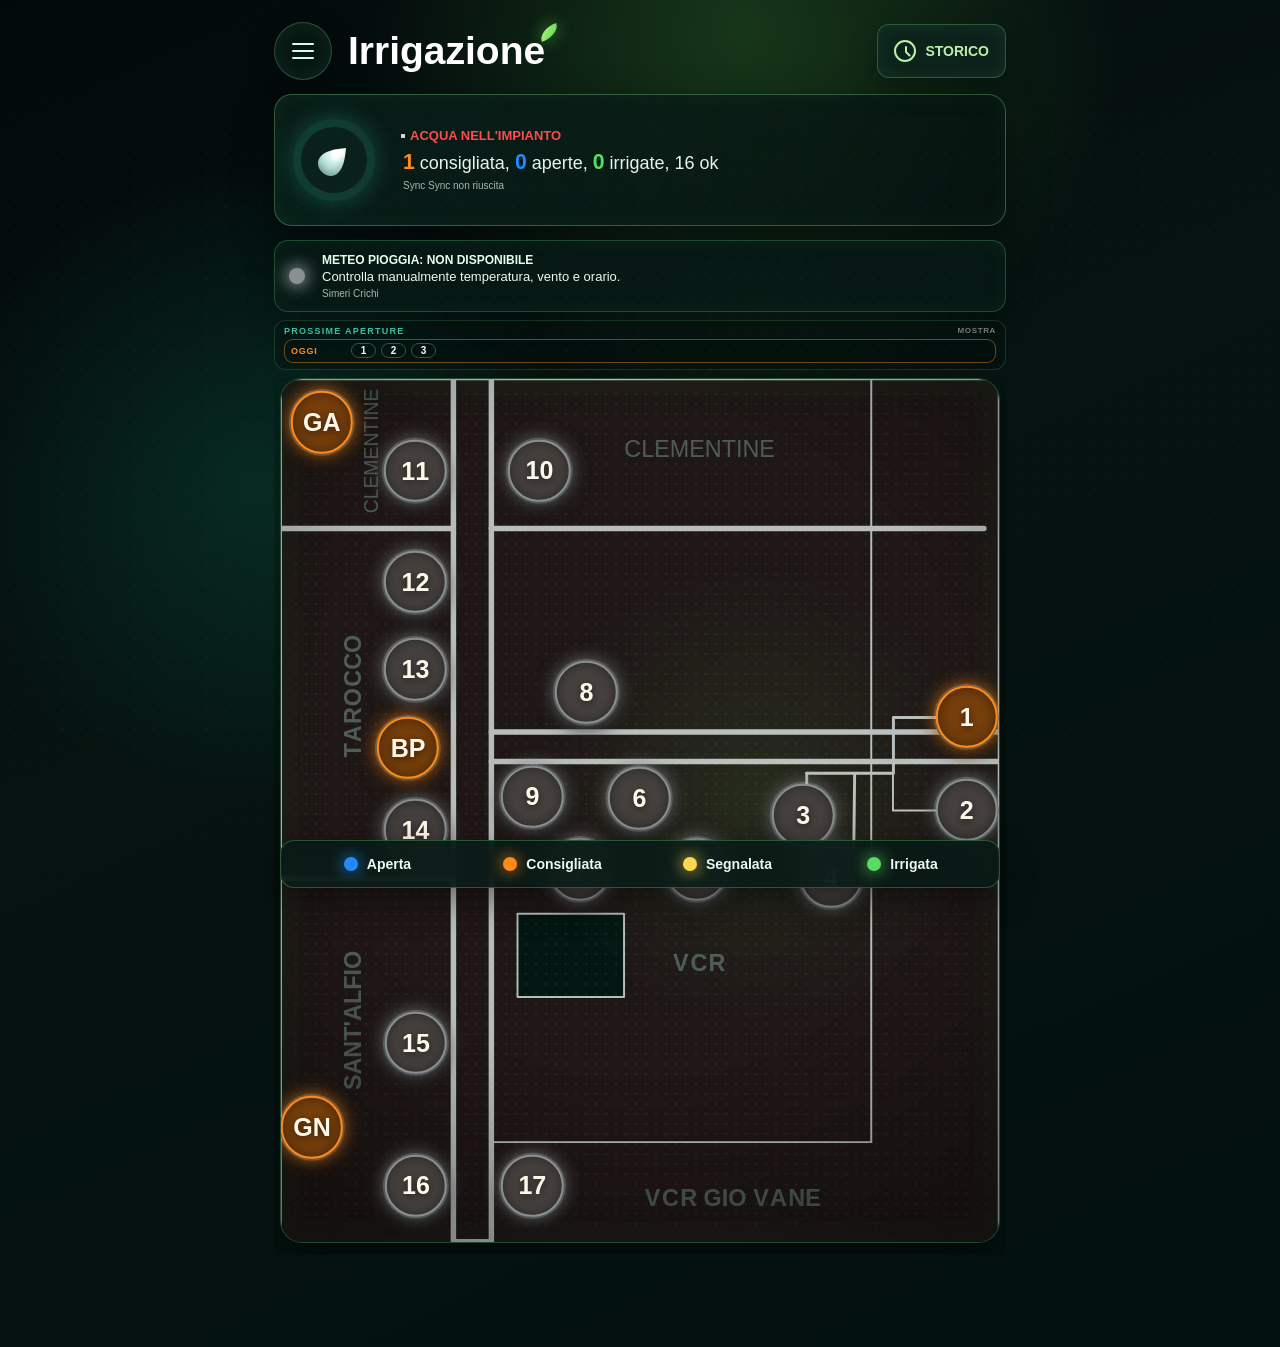
<file: index.html>
<!doctype html>
<html lang="it">
<head>
  <meta charset="utf-8">
  <meta name="viewport" content="width=device-width, initial-scale=1, viewport-fit=cover">
  <title>Irrigazione bocchette</title>
  <meta name="theme-color" content="#061511">
  <link rel="manifest" href="manifest.webmanifest">
  <link rel="stylesheet" href="irrigazione.css?v=neon-1">
  <link rel="stylesheet" href="neon.css?v=7">
  <link rel="stylesheet" href="next-state.css?v=10">
  <link rel="stylesheet" href="piano-aperture.css?v=6">
</head>
<body>
  <main class="app-shell">
    <header class="topbar">
      <button class="menu-button" type="button" aria-label="Menu">
        <span></span>
      </button>
      <h1>Irrigazione</h1>
      <button class="reset-button" id="historyButton" type="button">
        <span class="history-icon"></span>
        STORICO
      </button>
    </header>

    <section class="status-card" aria-label="Stato irrigazione">
      <div class="water-gauge" aria-hidden="true">
        <span></span>
      </div>
      <div class="status-copy">
        <div class="water-status water-status-off" id="waterStatus">
          <span class="status-led"></span>
          <span>ACQUA NELL'IMPIANTO</span>
        </div>
        <p class="cycle-complete" id="cycleComplete" hidden>CICLO COMPLETATO</p>
        <p class="pressure-warning" id="pressureWarning" hidden>IMPIANTO SOTTO PRESSIONE</p>
        <p id="summary">Caricamento...</p>
        <p class="sync-status" id="syncStatus">Sync locale</p>
      </div>
    </section>

    <section class="weather-advice" id="weatherAdvice" data-state="unknown" aria-label="Meteo irrigazione a pioggia">
      <div class="weather-dot" aria-hidden="true"></div>
      <div>
        <p class="weather-label" id="weatherAdviceLabel">METEO PIOGGIA: CARICAMENTO</p>
        <p class="weather-detail" id="weatherAdviceDetail">Leggo condizioni di Simeri Crichi...</p>
        <p class="weather-metrics" id="weatherAdviceMetrics">--</p>
      </div>
    </section>

    <section class="plan-card" id="planCard" aria-label="Prossime aperture consigliate" role="button" tabindex="0" aria-expanded="false">
      <p class="plan-title">PROSSIME APERTURE</p>
      <div class="plan-list" id="planList">Calcolo dallo storico...</div>
      <p class="plan-rain" id="planRain" hidden></p>
    </section>

    <section class="map-stage" aria-label="Mappa irrigazione">
      <div class="map-frame" id="mapFrame">
        <img class="map-image" src="mappa-irrigazione.svg" alt="Mappa irrigazione agricola">
        <div class="tap-layer" id="tapLayer" aria-label="Bocchette cliccabili"></div>
      </div>
    </section>

    <section class="legend" aria-label="Legenda stati">
      <span><i class="swatch swatch-open"></i>Aperta</span>
      <span><i class="swatch swatch-due"></i>Consigliata</span>
      <span><i class="swatch swatch-next"></i>Segnalata</span>
      <span><i class="swatch swatch-fresh"></i>Irrigata</span>
    </section>
  </main>

  <dialog class="valve-sheet" id="valveSheet">
    <form method="dialog" class="sheet-card">
      <div class="sheet-head">
        <div>
          <h2 id="sheetTitle">Bocchetta</h2>
          <p id="sheetStatus">Da aprire</p>
        </div>
        <button class="close-button" value="close" aria-label="Chiudi scheda" type="submit">&times;</button>
      </div>

      <label class="note-field">
        Nota
        <textarea id="valveNote" rows="4" placeholder="Nota opzionale"></textarea>
      </label>

      <div class="sheet-actions">
        <button class="action-toggle" id="toggleValve" type="button">APRI</button>
        <button class="action-next" id="nextValve" type="button">SEGNALA DA APRIRE</button>
      </div>
    </form>
  </dialog>

  <dialog class="history-sheet" id="historySheet">
    <form method="dialog" class="sheet-card">
      <div class="sheet-head">
        <div>
          <h2>Storico</h2>
          <p id="historyCount">Nessun movimento</p>
        </div>
        <button class="close-button" value="close" aria-label="Chiudi storico" type="submit">&times;</button>
      </div>

      <label class="note-field">
        Operatore
        <input id="operatorName" type="text" autocomplete="name" placeholder="Nome di chi apre/chiude">
      </label>

      <div class="history-list" id="historyList"></div>
    </form>
  </dialog>

  <script src="sync-config.js?v=20260609-3"></script>
  <script src="irrigazione.js?v=20260610-1"></script>
  <script src="history-all-valves.js?v=9"></script>
  <script src="next-state.js?v=1"></script>
  <script src="smart-rules.js?v=1"></script>
  <script src="ui-neon.js?v=4"></script>
  <script src="weather-advice.js?v=1"></script>
  <script src="piano-aperture.js?v=6"></script>
  <script>
    if ("serviceWorker" in navigator && location.protocol === "https:") {
      navigator.serviceWorker.register("sw.js");
    }
  </script>
</body>
</html>
</file>
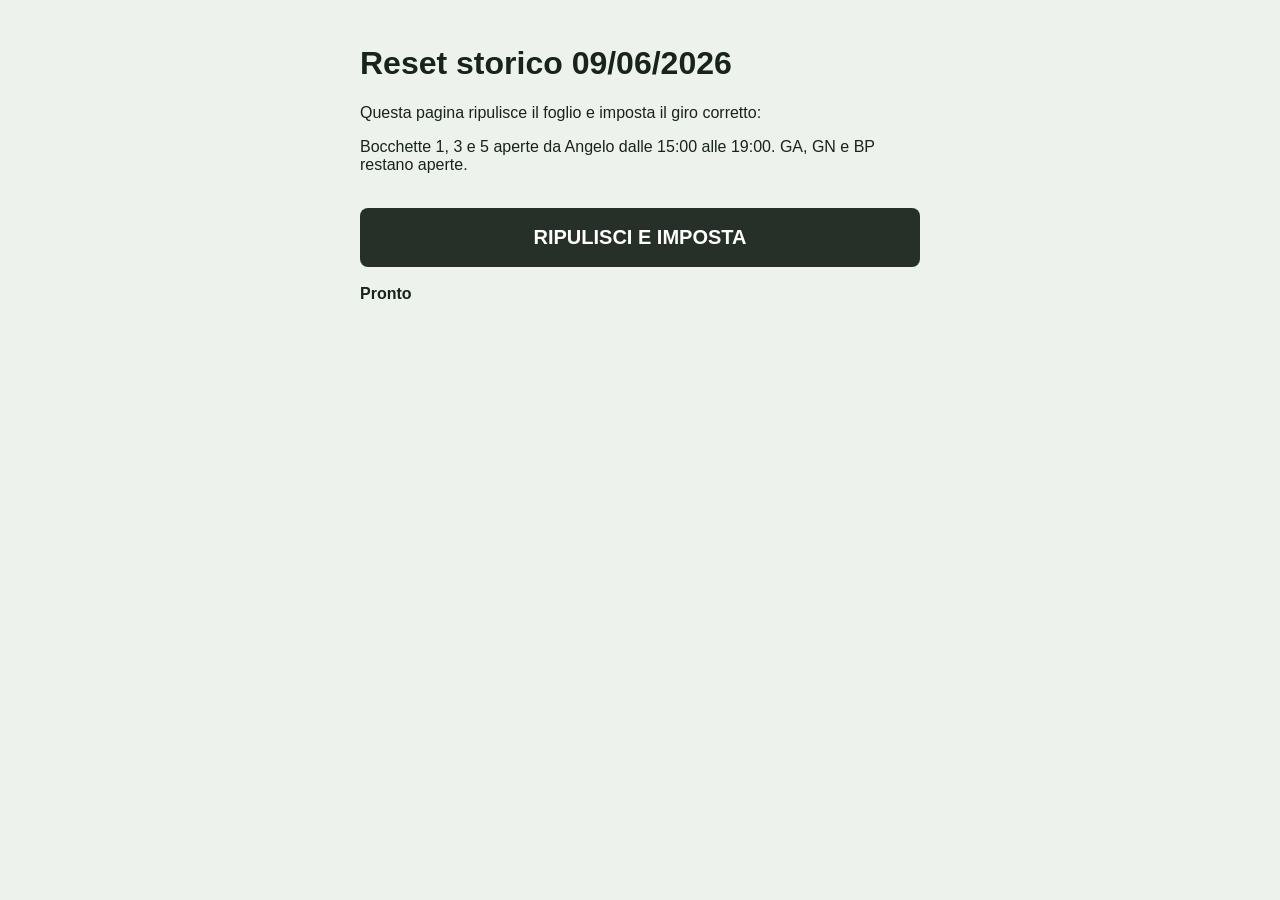
<file: reset-storico-2026-06-09.html>
<!doctype html>
<html lang="it">
<head>
  <meta charset="utf-8">
  <meta name="viewport" content="width=device-width, initial-scale=1">
  <title>Reset storico irrigazione</title>
  <style>
    body {
      margin: 0;
      font-family: Arial, sans-serif;
      background: #eef2ec;
      color: #18231d;
      padding: 24px;
    }

    main {
      max-width: 560px;
      margin: 0 auto;
    }

    button {
      width: 100%;
      border: 0;
      border-radius: 8px;
      background: #263028;
      color: white;
      font-size: 20px;
      font-weight: 800;
      padding: 18px;
      margin-top: 18px;
    }

    .status {
      margin-top: 18px;
      font-weight: 700;
    }
  </style>
</head>
<body>
  <main>
    <h1>Reset storico 09/06/2026</h1>
    <p>Questa pagina ripulisce il foglio e imposta il giro corretto:</p>
    <p>Bocchette 1, 3 e 5 aperte da Angelo dalle 15:00 alle 19:00. GA, GN e BP restano aperte.</p>
    <button id="resetButton" type="button">RIPULISCI E IMPOSTA</button>
    <p class="status" id="status">Pronto</p>
  </main>

  <script>
    const ENDPOINT = "https://script.google.com/macros/s/AKfycbwzkbkjM0yJLmvZU1VBm8_RjrCo0dM4HIhAXICma_8Ef-hklnP61YTieya2iYQuRUML/exec";
    const RESET_DATE = "2026-06-09";
    const OPENED_AT = "2026-06-09T15:00:00+02:00";
    const CLOSED_AT = "2026-06-09T19:00:00+02:00";
    const DEFAULT_FREQUENCY_DAYS = 7;
    const IRRIGATED_IDS = ["1", "3", "5"];
    const GENERAL_IDS = ["GA", "GN", "BP"];
    const BASE_VALVES = [
      { id: "1", x: 1465.724, y: 723.055 },
      { id: "2", x: 1465.724, y: 921.875 },
      { id: "3", x: 1116.411, y: 932.908 },
      { id: "4", x: 1176.203, y: 1064.653 },
      { id: "5", x: 889.405, y: 1048.438 },
      { id: "6", x: 766.205, y: 897.236 },
      { id: "7", x: 638.482, y: 1048.843 },
      { id: "8", x: 653.058, y: 669.844 },
      { id: "9", x: 537.546, y: 893.588 },
      { id: "10", x: 552.601, y: 196.738 },
      { id: "11", x: 286.98, y: 197.257 },
      { id: "12", x: 287.475, y: 434.73 },
      { id: "13", x: 287.475, y: 620.948 },
      { id: "14", x: 287.475, y: 964.51 },
      { id: "15", x: 288.488, y: 1419.619 },
      { id: "16", x: 288.488, y: 1724.861 },
      { id: "17", x: 537.384, y: 1724.861 },
      { id: "BP", x: 271.523, y: 789.238 },
      { id: "GA", x: 87.357, y: 93.585 },
      { id: "GN", x: 66.308, y: 1600.179 }
    ];

    function buildValves() {
      return BASE_VALVES.map((valve) => {
        const isGeneral = GENERAL_IDS.includes(valve.id);
        return {
          ...valve,
          frequenza_giorni: DEFAULT_FREQUENCY_DAYS,
          ultima_irrigazione: IRRIGATED_IDS.includes(valve.id) ? RESET_DATE : null,
          aperta: isGeneral,
          manual: isGeneral,
          aperta_da: isGeneral ? OPENED_AT : null,
          note: ""
        };
      });
    }

    function buildHistory() {
      return IRRIGATED_IDS.flatMap((id) => [
        {
          id: `reset-${RESET_DATE}-${id}-aperta`,
          valve_id: id,
          valve_label: "Bocchetta",
          action: "APERTA",
          operator: "Angelo",
          at: OPENED_AT
        },
        {
          id: `reset-${RESET_DATE}-${id}-chiusa`,
          valve_id: id,
          valve_label: "Bocchetta",
          action: "CHIUSA",
          operator: "Angelo",
          at: CLOSED_AT
        }
      ]);
    }

    document.querySelector("#resetButton").addEventListener("click", () => {
      const status = document.querySelector("#status");
      const payload = {
        updated_at: new Date().toISOString(),
        valves: buildValves(),
        history: buildHistory()
      };

      status.textContent = "Invio al foglio...";
      fetch(ENDPOINT, {
        method: "POST",
        mode: "no-cors",
        headers: {
          "Content-Type": "text/plain;charset=utf-8"
        },
        body: JSON.stringify(payload)
      }).then(() => {
        status.textContent = "Inviato. Ora apri l'app e aggiorna.";
      }).catch(() => {
        status.textContent = "Invio non riuscito.";
      });
    });
  </script>
</body>
</html>
</file>
<file: irrigazione.css>
:root {
  color-scheme: light;
  --bg: #eef2ec;
  --panel: #ffffff;
  --text: #172019;
  --muted: #5f6d63;
  --open: #1677d2;
  --due: #d9501e;
  --fresh: #1f9d55;
  --ok: #8a8f91;
  --shadow: 0 10px 28px rgba(20, 29, 22, 0.18);
}

* {
  box-sizing: border-box;
}

body {
  margin: 0;
  min-height: 100vh;
  background: var(--bg);
  color: var(--text);
  font-family: Arial, Helvetica, sans-serif;
}

button,
input,
textarea {
  font: inherit;
}

.app-shell {
  min-height: 100vh;
  display: flex;
  flex-direction: column;
}

.topbar {
  position: sticky;
  top: 0;
  z-index: 5;
  display: flex;
  align-items: center;
  justify-content: space-between;
  gap: 12px;
  padding: max(12px, env(safe-area-inset-top)) 12px 10px;
  background: rgba(238, 242, 236, 0.94);
  backdrop-filter: blur(12px);
  border-bottom: 1px solid rgba(23, 32, 25, 0.12);
}

h1,
h2,
p {
  margin: 0;
}

h1 {
  font-size: 20px;
  line-height: 1.1;
}

.topbar p,
.sheet-head p {
  margin-top: 4px;
  color: var(--muted);
  font-size: 13px;
}

.topbar .sync-status {
  margin-top: 3px;
  font-size: 11px;
}

.water-status {
  display: flex;
  align-items: center;
  gap: 7px;
  margin-top: 6px;
  color: var(--muted);
  font-size: 12px;
  font-weight: 800;
  line-height: 1.15;
}

.status-led {
  width: 12px;
  height: 12px;
  border-radius: 50%;
  flex: 0 0 auto;
  box-shadow: 0 0 0 2px rgba(255, 255, 255, 0.82), 0 0 10px var(--led-color);
  background: var(--led-color);
}

.water-status-on {
  --led-color: var(--fresh);
}

.water-status-off {
  --led-color: #d92525;
}

.pressure-warning {
  margin-top: 5px;
  color: #d92525;
  font-size: 13px;
  font-weight: 900;
  line-height: 1.15;
}

.cycle-complete {
  margin-top: 5px;
  color: var(--fresh);
  font-size: 13px;
  font-weight: 900;
  line-height: 1.15;
}

.reset-button {
  flex: 0 0 auto;
  min-height: 44px;
  padding: 0 12px;
  border: 0;
  border-radius: 6px;
  background: #2d342f;
  color: #fff;
  font-weight: 700;
}

.map-stage {
  flex: 1;
  overflow: auto;
  padding: 10px 10px 82px;
}

.map-frame {
  position: relative;
  width: min(100%, 720px);
  aspect-ratio: 1535 / 1844;
  margin: 0 auto;
  background: #c5d1bf;
  box-shadow: var(--shadow);
}

.map-image {
  position: absolute;
  inset: 0;
  width: 100%;
  height: 100%;
  display: block;
  user-select: none;
  pointer-events: none;
}

.tap-layer {
  position: absolute;
  inset: 0;
}

.valve-hit {
  position: absolute;
  width: clamp(34px, 8.65%, 68px);
  aspect-ratio: 1;
  transform: translate(-50%, -50%);
  border: 3px solid var(--state-color);
  border-radius: 50%;
  background: color-mix(in srgb, var(--state-color) 22%, transparent);
  box-shadow: 0 0 0 2px rgba(255, 255, 255, 0.72), 0 3px 10px rgba(0, 0, 0, 0.18);
  color: transparent;
  cursor: pointer;
  touch-action: manipulation;
}

.valve-hit:focus-visible {
  outline: 4px solid #111;
  outline-offset: 3px;
}

.state-open {
  --state-color: var(--open);
}

.state-due {
  --state-color: var(--due);
}

.state-fresh {
  --state-color: var(--fresh);
}

.state-ok {
  --state-color: var(--ok);
}

.legend {
  position: fixed;
  left: 10px;
  right: 10px;
  bottom: max(10px, env(safe-area-inset-bottom));
  z-index: 4;
  display: grid;
  grid-template-columns: repeat(3, minmax(0, 1fr));
  gap: 6px;
  width: min(calc(100% - 20px), 720px);
  margin: 0 auto;
  padding: 8px;
  border-radius: 8px;
  background: rgba(255, 255, 255, 0.94);
  box-shadow: 0 8px 22px rgba(20, 29, 22, 0.16);
  font-size: 12px;
  font-weight: 700;
}

.legend span {
  display: flex;
  align-items: center;
  justify-content: center;
  gap: 5px;
  min-width: 0;
}

.swatch {
  display: inline-block;
  width: 10px;
  height: 10px;
  border-radius: 50%;
  flex: 0 0 auto;
}

.swatch-open {
  background: var(--open);
}

.swatch-due {
  background: var(--due);
}

.swatch-fresh {
  background: var(--fresh);
}

.valve-sheet {
  width: min(420px, calc(100vw - 20px));
  margin: auto auto 10px;
  padding: 0;
  border: 0;
  border-radius: 8px;
  background: transparent;
}

.history-sheet {
  width: min(520px, calc(100vw - 20px));
  max-height: min(720px, calc(100vh - 20px));
  margin: auto auto 10px;
  padding: 0;
  border: 0;
  border-radius: 8px;
  background: transparent;
}

.history-sheet::backdrop {
  background: rgba(15, 20, 16, 0.42);
}

.valve-sheet::backdrop {
  background: rgba(15, 20, 16, 0.42);
}

.sheet-card {
  display: grid;
  gap: 14px;
  padding: 16px;
  border-radius: 8px;
  background: var(--panel);
  box-shadow: var(--shadow);
}

.sheet-head {
  display: flex;
  justify-content: space-between;
  align-items: flex-start;
  gap: 12px;
}

.sheet-head h2 {
  font-size: 22px;
}

.close-button {
  width: 42px;
  height: 42px;
  border: 0;
  border-radius: 50%;
  background: #eef0ee;
  color: #18221b;
  font-size: 28px;
  line-height: 1;
}

.note-field {
  display: grid;
  gap: 7px;
  color: var(--muted);
  font-size: 13px;
  font-weight: 700;
}

textarea {
  width: 100%;
  resize: vertical;
  border: 1px solid #cbd2cc;
  border-radius: 6px;
  padding: 10px;
  color: var(--text);
}

input {
  width: 100%;
  border: 1px solid #cbd2cc;
  border-radius: 6px;
  padding: 10px;
  color: var(--text);
}

.history-list {
  display: grid;
  gap: 8px;
  max-height: min(420px, 52vh);
  overflow: auto;
  padding-right: 2px;
}

.history-empty {
  padding: 14px;
  border: 1px solid #d7ddd8;
  border-radius: 6px;
  color: var(--muted);
  font-size: 13px;
  text-align: center;
}

.history-day {
  display: grid;
  gap: 7px;
  padding: 10px;
  border: 1px solid #d7ddd8;
  border-radius: 6px;
  background: #f9fbf8;
}

.history-day h3 {
  margin: 0;
  font-size: 15px;
}

.history-table {
  display: grid;
  gap: 6px;
}

.history-row {
  display: grid;
  grid-template-columns: 34px 1fr;
  gap: 4px 8px;
  padding: 8px;
  border-radius: 6px;
  background: #fff;
  border: 1px solid #e2e7e3;
}

.history-row strong {
  grid-row: span 2;
  align-self: center;
  font-size: 14px;
}

.history-row span {
  min-width: 0;
  color: var(--muted);
  font-size: 11px;
  font-weight: 800;
  line-height: 1.25;
}

.history-day-empty {
  padding: 8px;
  border-radius: 6px;
  background: #fff;
  border: 1px solid #e2e7e3;
  color: var(--muted);
  font-size: 12px;
  font-weight: 800;
  text-align: center;
}

.sheet-actions {
  display: grid;
  gap: 10px;
}

.sheet-actions button {
  min-height: 54px;
  border: 0;
  border-radius: 6px;
  color: #fff;
  font-weight: 800;
  letter-spacing: 0;
}

.action-toggle {
  background: var(--open);
}

.action-toggle.is-closing {
  background: var(--fresh);
}

@media (min-width: 760px) {
  .topbar {
    padding-inline: calc((100vw - 720px) / 2);
  }

  .map-stage {
    padding-top: 16px;
  }
}
</file>
<file: neon.css>
:root {
  color-scheme: dark;
  --cycle-progress: 0%;
  --bg: #04100e;
  --text: #f4fff7;
  --muted: #a9b8b0;
  --open: #2389ff;
  --due: #ff8a18;
  --next: #ffd84d;
  --fresh: #58dc66;
  --ok: #8a8f91;
  --danger: #ff4b4b;
  --green: #9ae281;
  --mint: #42e9c0;
  --line: rgba(127, 232, 142, 0.34);
  --shadow: 0 18px 42px rgba(0, 0, 0, 0.44);
}

html,
body {
  background: #04100e;
}

body {
  color: var(--text);
  background:
    radial-gradient(circle at 58% 2%, rgba(73, 159, 56, 0.28), transparent 25%),
    radial-gradient(circle at 20% 36%, rgba(20, 228, 177, 0.12), transparent 24%),
    linear-gradient(155deg, #02090b 0%, #061310 42%, #02100f 100%);
}

body::before {
  content: "";
  position: fixed;
  inset: 0;
  pointer-events: none;
  background-image: radial-gradient(rgba(130, 239, 160, 0.18) 0.7px, transparent 0.8px);
  background-size: 18px 18px;
  mask-image: linear-gradient(to bottom, transparent, black 16%, black 82%, transparent);
  opacity: 0.2;
}

.app-shell {
  gap: 14px;
  width: min(100%, 760px);
  margin: 0 auto;
  padding: max(22px, env(safe-area-inset-top)) 14px 92px;
}

.topbar {
  position: relative;
  display: grid;
  grid-template-columns: 60px 1fr auto;
  align-items: center;
  gap: 14px;
  padding: 0;
  background: transparent;
  border: 0;
  backdrop-filter: none;
}

.menu-button {
  width: 58px;
  height: 58px;
  border: 1px solid rgba(137, 237, 149, 0.28);
  border-radius: 50%;
  background: rgba(10, 28, 24, 0.78);
  box-shadow: inset 0 0 20px rgba(101, 214, 121, 0.08), 0 8px 26px rgba(0, 0, 0, 0.28);
}

.menu-button span,
.menu-button::before,
.menu-button::after {
  content: "";
  display: block;
  width: 22px;
  height: 2px;
  margin: 5px auto;
  border-radius: 999px;
  background: #dff8e8;
}

h1 {
  position: relative;
  width: max-content;
  max-width: 100%;
  color: #fff;
  font-size: clamp(25px, 8.4vw, 39px);
  line-height: 0.92;
  font-weight: 900;
}

h1::after {
  content: "";
  position: absolute;
  top: -7px;
  right: -14px;
  width: 20px;
  height: 13px;
  border-radius: 100% 0 100% 0;
  background: linear-gradient(135deg, #c5ff7a, #4ec75a);
  transform: rotate(-20deg);
  box-shadow: 0 0 16px rgba(115, 255, 105, 0.55);
}

.reset-button {
  display: inline-flex;
  align-items: center;
  gap: 9px;
  min-height: 54px;
  padding: 0 16px;
  border: 1px solid rgba(131, 239, 149, 0.28);
  border-radius: 12px;
  background: rgba(13, 35, 29, 0.88);
  color: #baf0aa;
  box-shadow: inset 0 0 18px rgba(107, 222, 127, 0.09), 0 10px 28px rgba(0, 0, 0, 0.3);
  font-size: 14px;
  font-weight: 900;
}

.history-icon {
  width: 22px;
  height: 22px;
  border: 2px solid currentColor;
  border-radius: 50%;
  position: relative;
}

.history-icon::before,
.history-icon::after {
  content: "";
  position: absolute;
  left: 9px;
  top: 4px;
  width: 2px;
  height: 7px;
  border-radius: 999px;
  background: currentColor;
  transform-origin: bottom;
}

.history-icon::after {
  height: 6px;
  transform: rotate(135deg);
}

.status-card {
  display: grid;
  grid-template-columns: 96px minmax(0, 1fr);
  gap: 14px;
  align-items: center;
  min-height: 132px;
  padding: 18px;
  border: 1px solid var(--line);
  border-radius: 18px;
  background: linear-gradient(110deg, rgba(10, 32, 26, 0.88), rgba(5, 17, 16, 0.72));
  box-shadow: var(--shadow), inset 0 0 24px rgba(92, 229, 116, 0.06);
}

.water-gauge {
  width: 82px;
  aspect-ratio: 1;
  border-radius: 50%;
  display: grid;
  place-items: center;
  background:
    conic-gradient(var(--mint) 0 var(--cycle-progress), rgba(82, 255, 205, 0.14) var(--cycle-progress) 100%);
  box-shadow: 0 0 26px rgba(54, 236, 197, 0.24);
  position: relative;
}

.water-gauge::before {
  content: "";
  position: absolute;
  inset: 8px;
  border-radius: 50%;
  background: #0a201b;
}

.water-gauge span {
  position: relative;
  z-index: 1;
  width: 24px;
  height: 32px;
  border-radius: 50% 50% 50% 10px;
  background: linear-gradient(145deg, #ffffff 0%, #d8f5ec 48%, #9ac7bc 100%);
  transform: rotate(45deg);
  box-shadow: inset -5px -5px 9px rgba(0, 0, 0, 0.18), 0 0 18px rgba(231, 255, 247, 0.35);
}

.water-gauge span::after {
  content: "";
  position: absolute;
  top: 7px;
  left: 7px;
  width: 8px;
  height: 13px;
  border-radius: 50%;
  background: rgba(255, 255, 255, 0.58);
}

.status-copy {
  min-width: 0;
  display: grid;
  gap: 7px;
}

.water-status {
  margin-top: 0;
  color: var(--green);
  font-size: clamp(10px, 2.5vw, 13px);
  font-weight: 900;
}

.water-status-off {
  color: var(--danger);
}

.status-led {
  width: 0;
  height: 0;
  overflow: hidden;
}

#summary {
  color: #e9f3ed;
  font-size: clamp(12px, 3.7vw, 18px);
  line-height: 1.05;
}

.summary-count {
  font-size: 1.18em;
  font-weight: 900;
}

.summary-due {
  color: var(--due);
}

.summary-open {
  color: var(--open);
}

.summary-next {
  color: var(--next);
}

.summary-fresh {
  color: var(--fresh);
}

.sync-status {
  color: var(--muted);
  font-size: 10px;
}

.sync-status::before {
  content: "Sync ";
}

.pressure-warning,
.cycle-complete {
  font-size: 12px;
  font-weight: 900;
}

.pressure-warning {
  color: var(--danger);
}

.cycle-complete {
  color: var(--fresh);
}

.map-stage {
  padding: 0 0 12px;
}

.map-frame {
  overflow: hidden;
  border: 1px solid rgba(122, 237, 143, 0.24);
  border-radius: 22px;
  background: radial-gradient(circle at 66% 48%, rgba(74, 201, 82, 0.11), transparent 35%), #041612;
  box-shadow: var(--shadow), inset 0 0 40px rgba(67, 236, 100, 0.08);
}

.map-frame::before {
  content: "";
  position: absolute;
  inset: 10px;
  z-index: 1;
  pointer-events: none;
  border-radius: 14px;
  background-image: radial-gradient(rgba(109, 236, 127, 0.21) 0.8px, transparent 0.9px);
  background-size: 10px 10px;
  opacity: 0.42;
  mix-blend-mode: screen;
}

.map-frame::after {
  content: "";
  position: absolute;
  inset: 0;
  pointer-events: none;
  z-index: 3;
  background: radial-gradient(circle at 50% 42%, transparent 55%, rgba(0, 0, 0, 0.42));
}

.map-image {
  filter: invert(1) hue-rotate(70deg) saturate(1.4) brightness(0.78) contrast(1.35);
  opacity: 0.82;
  mix-blend-mode: screen;
}

.tap-layer {
  z-index: 4;
}

.valve-hit {
  width: clamp(38px, 8.7%, 68px);
  border: 2px solid var(--state-color);
  background: color-mix(in srgb, var(--state-color) 42%, #170b03);
  box-shadow:
    0 0 0 2px rgba(255, 255, 255, 0.16),
    0 0 18px color-mix(in srgb, var(--state-color) 82%, transparent),
    0 8px 18px rgba(0, 0, 0, 0.5),
    inset 0 0 14px rgba(0, 0, 0, 0.42);
  color: #fff8ea;
  font-size: clamp(16px, 4vw, 25px);
  font-weight: 900;
  text-shadow: 0 2px 8px rgba(0, 0, 0, 0.65);
}

.legend {
  left: 14px;
  right: 14px;
  bottom: max(12px, env(safe-area-inset-bottom));
  width: min(calc(100% - 28px), 720px);
  padding: 15px 12px;
  border: 1px solid rgba(127, 232, 142, 0.28);
  border-radius: 14px;
  background: rgba(8, 26, 22, 0.9);
  box-shadow: 0 12px 34px rgba(0, 0, 0, 0.44);
  backdrop-filter: blur(14px);
  color: #edf8f0;
  font-size: 14px;
  grid-template-columns: repeat(4, minmax(0, 1fr));
}

.legend span {
  gap: 9px;
}

.swatch {
  width: 14px;
  height: 14px;
  background: var(--state-color);
  box-shadow: 0 0 16px var(--state-color);
}

.swatch-open {
  --state-color: var(--open);
}

.swatch-due {
  --state-color: var(--due);
}

.swatch-next {
  --state-color: var(--next);
}

.swatch-fresh {
  --state-color: var(--fresh);
}

.sheet-card {
  border: 1px solid rgba(127, 232, 142, 0.28);
  border-radius: 18px;
  background: rgba(6, 21, 18, 0.96);
  color: var(--text);
}

.close-button {
  background: rgba(239, 255, 244, 0.1);
  color: #ecfff1;
}

textarea,
input {
  border: 1px solid rgba(127, 232, 142, 0.24);
  border-radius: 10px;
  background: rgba(0, 0, 0, 0.22);
  color: var(--text);
}

.history-day,
.history-row,
.history-empty,
.history-day-empty {
  border-color: rgba(127, 232, 142, 0.22);
  background: rgba(255, 255, 255, 0.05);
  color: var(--text);
}

.sheet-actions button {
  border-radius: 12px;
  min-height: 48px;
  font-size: 15px;
  padding: 12px;
}

.action-next {
  border: 1px solid color-mix(in srgb, var(--next) 62%, transparent);
  background: linear-gradient(135deg, rgba(255, 216, 77, 0.23), rgba(69, 49, 3, 0.7));
  color: #fff3b7;
  box-shadow: inset 0 0 16px rgba(255, 216, 77, 0.12), 0 0 22px rgba(255, 216, 77, 0.18);
}

.action-next.is-marked {
  background: linear-gradient(135deg, rgba(255, 216, 77, 0.95), rgba(164, 101, 0, 0.95));
  color: #160f00;
}

.state-next {
  --state-color: var(--next);
}

@media (max-width: 520px) {
  .app-shell {
    padding-inline: 10px;
  }

  .topbar {
    grid-template-columns: 52px 1fr auto;
    gap: 10px;
  }

  .menu-button {
    width: 50px;
    height: 50px;
  }

  .reset-button {
    min-height: 48px;
    padding-inline: 12px;
    font-size: 12px;
  }

  .history-icon {
    width: 18px;
    height: 18px;
  }

  .status-card {
    grid-template-columns: 76px minmax(0, 1fr);
    padding: 14px;
  }

  .water-gauge {
    width: 66px;
  }

}
</file>
<file: next-state.css>
:root {
  --next: #ffd84d;
}

.summary-next {
  color: var(--next);
}

.state-next {
  --state-color: var(--next);
}

.swatch-next {
  --state-color: var(--next);
}

.legend {
  grid-template-columns: repeat(4, minmax(0, 1fr));
  font-size: 14px;
}

@media (max-width: 520px) {
  .legend {
    grid-template-columns: repeat(2, minmax(0, 1fr));
    row-gap: 12px;
    padding-block: 13px;
  }

  .legend span {
    justify-content: center;
  }
}

.sheet-actions button {
  min-height: 48px;
  font-size: 15px;
  padding: 12px;
}

.action-next {
  border: 1px solid color-mix(in srgb, var(--next) 62%, transparent);
  background: linear-gradient(135deg, rgba(255, 216, 77, 0.23), rgba(69, 49, 3, 0.7));
  color: #fff3b7;
  box-shadow: inset 0 0 16px rgba(255, 216, 77, 0.12), 0 0 22px rgba(255, 216, 77, 0.18);
}

.action-next.is-marked {
  background: linear-gradient(135deg, rgba(255, 216, 77, 0.95), rgba(164, 101, 0, 0.95));
  color: #160f00;
}

.status-card .water-status {
  font-size: clamp(10px, 2.5vw, 13px);
}

.status-card #summary {
  font-size: clamp(12px, 3.7vw, 18px);
}

.status-card .sync-status {
  font-size: 10px;
}

.water-gauge span {
  width: 26px;
  height: 36px;
  border-radius: 0;
  background: radial-gradient(circle at 38% 25%, #ffffff 0 12%, #dff9f2 28%, #b9e3da 58%, #79aaa0 100%);
  -webkit-mask: url("data:image/svg+xml,%3Csvg viewBox='0 0 52 72' xmlns='http://www.w3.org/2000/svg'%3E%3Cpath d='M26 2C41 20 50 34 50 48C50 62 39.5 70 26 70C12.5 70 2 62 2 48C2 34 11 20 26 2Z' fill='black'/%3E%3C/svg%3E") center / contain no-repeat;
  mask: url("data:image/svg+xml,%3Csvg viewBox='0 0 52 72' xmlns='http://www.w3.org/2000/svg'%3E%3Cpath d='M26 2C41 20 50 34 50 48C50 62 39.5 70 26 70C12.5 70 2 62 2 48C2 34 11 20 26 2Z' fill='black'/%3E%3C/svg%3E") center / contain no-repeat;
}

.water-gauge span::after {
  top: 9px;
  left: 7px;
  width: 8px;
  height: 10px;
}

.weather-advice {
  display: grid;
  grid-template-columns: 22px minmax(0, 1fr);
  gap: 11px;
  align-items: center;
  padding: 12px 14px;
  border: 1px solid rgba(127, 232, 142, 0.24);
  border-radius: 14px;
  background: rgba(7, 25, 21, 0.86);
  box-shadow: inset 0 0 22px rgba(90, 229, 116, 0.05), 0 10px 28px rgba(0, 0, 0, 0.28);
}

.weather-dot {
  width: 16px;
  height: 16px;
  border-radius: 50%;
  background: #8a8f91;
  box-shadow: 0 0 18px currentColor;
}

.weather-advice[data-state="good"] .weather-dot {
  background: var(--fresh);
  color: var(--fresh);
}

.weather-advice[data-state="caution"] .weather-dot {
  background: var(--next);
  color: var(--next);
}

.weather-advice[data-state="bad"] .weather-dot {
  background: var(--danger);
  color: var(--danger);
}

.weather-label {
  color: #eaffef;
  font-size: 12px;
  font-weight: 900;
}

.weather-advice[data-state="good"] .weather-label {
  color: var(--fresh);
}

.weather-advice[data-state="caution"] .weather-label {
  color: var(--next);
}

.weather-advice[data-state="bad"] .weather-label {
  color: var(--danger);
}

.weather-detail {
  margin-top: 2px;
  color: #edf8f0;
  font-size: 13px;
  line-height: 1.2;
}

.weather-metrics {
  margin-top: 3px;
  color: var(--muted);
  font-size: 10px;
}

.state-open::after {
  content: "";
  position: absolute;
  inset: 3px;
  border: 2px dashed var(--open);
  border-radius: 50%;
  animation: spray-spin 3s linear infinite;
  filter: drop-shadow(0 0 8px var(--open));
}

@keyframes spray-spin {
  to {
    transform: rotate(360deg);
  }
}

.history-nav-button {
  width: 100%;
  min-height: 44px;
  border: 1px solid rgba(127, 232, 142, 0.32);
  border-radius: 12px;
  background: linear-gradient(135deg, rgba(56, 232, 188, 0.16), rgba(12, 48, 39, 0.92));
  color: #dcffe6;
  font-size: 13px;
  font-weight: 900;
}

.history-month {
  display: grid;
  gap: 10px;
  padding: 12px;
  border: 1px solid rgba(127, 232, 142, 0.22);
  border-radius: 12px;
  background: rgba(255, 255, 255, 0.05);
}

.history-month h3 {
  margin: 0;
  font-size: 14px;
  color: var(--muted);
}

.cycle-grid {
  display: grid;
  grid-template-columns: repeat(2, minmax(0, 1fr));
  gap: 10px;
}

.cycle-card {
  min-height: 78px;
  border: 1px solid rgba(127, 232, 142, 0.28);
  border-radius: 12px;
  background: rgba(6, 21, 18, 0.84);
  color: #ecfff1;
  text-align: left;
  padding: 12px;
  box-shadow: inset 0 0 18px rgba(90, 229, 116, 0.05);
}

.cycle-card strong,
.cycle-card span {
  display: block;
}

.cycle-card strong {
  font-size: 24px;
  line-height: 1;
}

.cycle-card span {
  margin-top: 8px;
  color: var(--muted);
  font-size: 11px;
  font-weight: 800;
  text-transform: uppercase;
}
</file>
<file: piano-aperture.css>
.plan-card {
  border: 1px solid rgba(127, 232, 142, 0.16);
  border-radius: 12px;
  padding: 5px 9px 6px;
  margin-top: -6px;
  margin-bottom: -6px;
  background: rgba(4, 16, 14, 0.38);
  box-shadow: none;
  display: grid;
  gap: 3px;
  cursor: pointer;
}

.plan-title {
  display: flex;
  align-items: center;
  justify-content: space-between;
  margin: 0;
  font-size: 9px;
  font-weight: 700;
  letter-spacing: 0.14em;
  color: rgba(66, 233, 192, 0.82);
}

.plan-title::after {
  content: "MOSTRA";
  font-size: 8px;
  letter-spacing: 0.08em;
  color: rgba(244, 255, 247, 0.46);
}

.plan-card.is-expanded .plan-title::after {
  content: "CHIUDI";
}

.plan-list {
  display: grid;
  gap: 4px;
}

.plan-empty {
  margin: 0;
  font-size: 12px;
  color: var(--muted);
}

.plan-row {
  display: grid;
  grid-template-columns: 52px 1fr;
  align-items: center;
  gap: 8px;
  min-height: 24px;
  padding: 2px 6px;
  border: 1px solid rgba(255, 138, 24, 0.28);
  border-radius: 9px;
  background: rgba(4, 16, 14, 0.24);
}

.plan-row:nth-child(n+2) {
  display: none;
}

.plan-card.is-expanded .plan-row:nth-child(n+2) {
  display: grid;
}

.plan-card.is-expanded {
  margin-top: -4px;
  margin-bottom: 0;
  background: rgba(4, 16, 14, 0.56);
  border-color: rgba(127, 232, 142, 0.24);
}

.plan-row.is-today {
  border-color: rgba(255, 138, 24, 0.45);
  box-shadow: none;
}

.plan-when {
  font-size: 9px;
  font-weight: 700;
  letter-spacing: 0.08em;
  color: var(--muted);
}

.plan-row.is-today .plan-when {
  color: var(--due);
}

.plan-chips {
  display: flex;
  flex-wrap: wrap;
  gap: 5px;
}

.plan-chip {
  min-width: 25px;
  padding: 1px 6px;
  border: 1px solid rgba(127, 232, 142, 0.34);
  border-radius: 999px;
  background: transparent;
  color: var(--text);
  font-size: 10px;
  font-weight: 700;
  cursor: pointer;
}

.plan-chip:hover,
.plan-chip:focus-visible {
  border-color: var(--mint);
  color: var(--mint);
  outline: none;
}

.plan-detail {
  display: none;
  font-size: 11px;
  color: var(--muted);
  text-align: right;
}

.plan-row.is-today .plan-detail {
  color: var(--due);
}

.plan-rain {
  display: none;
}

.plan-card.is-expanded .plan-rain:not([hidden]) {
  display: block;
  margin: 1px 0 0;
  font-size: 10px;
  color: var(--next);
}

@media (max-width: 420px) {
  .plan-row {
    grid-template-columns: 44px 1fr;
  }

  .plan-detail {
    grid-column: 2;
    text-align: left;
  }
}
</file>
